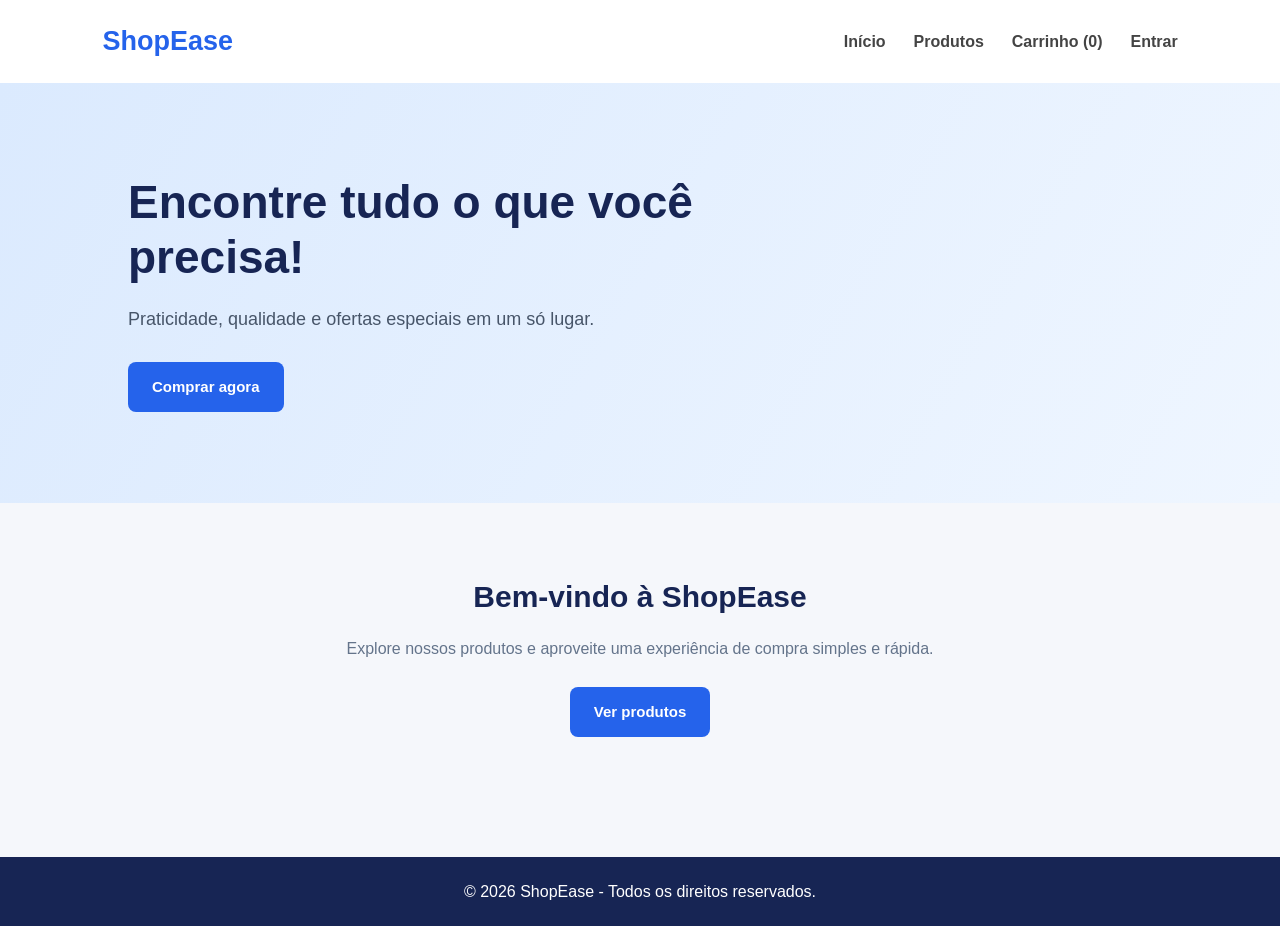
<file: index.html>
<!DOCTYPE html>
<html lang="pt-BR">
<head>
    <meta charset="UTF-8">
    <meta name="viewport" content="width=device-width, initial-scale=1.0">
    <title>ShopEase | Início</title>
    <link rel="stylesheet" href="css/style.css">
</head>
<body>

    <header>
        <nav class="navbar">
            <a href="index.html" class="logo">ShopEase</a>

            <div class="nav-links">
                <a href="index.html">Início</a>
                <a href="produtos.html">Produtos</a>
                <a href="carrinho.html">Carrinho</a>
                <a href="login.html">Entrar</a>
            </div>
        </nav>
    </header>

    <main>
        <section class="hero">
            <div class="hero-content">
                <h1>Encontre tudo o que você precisa!</h1>
                <p>Praticidade, qualidade e ofertas especiais em um só lugar.</p>
                <a href="produtos.html" class="btn">Comprar agora</a>
            </div>
        </section>

        <section class="destaques">
            <h2>Bem-vindo à ShopEase</h2>
            <p>Explore nossos produtos e aproveite uma experiência de compra simples e rápida.</p>
            <a href="produtos.html" class="btn">Ver produtos</a>
        </section>
    </main>

    <footer>
        <p>© 2026 ShopEase - Todos os direitos reservados.</p>
    </footer>

    <script src="js/main.js"></script>
</body>
</html>
</file>
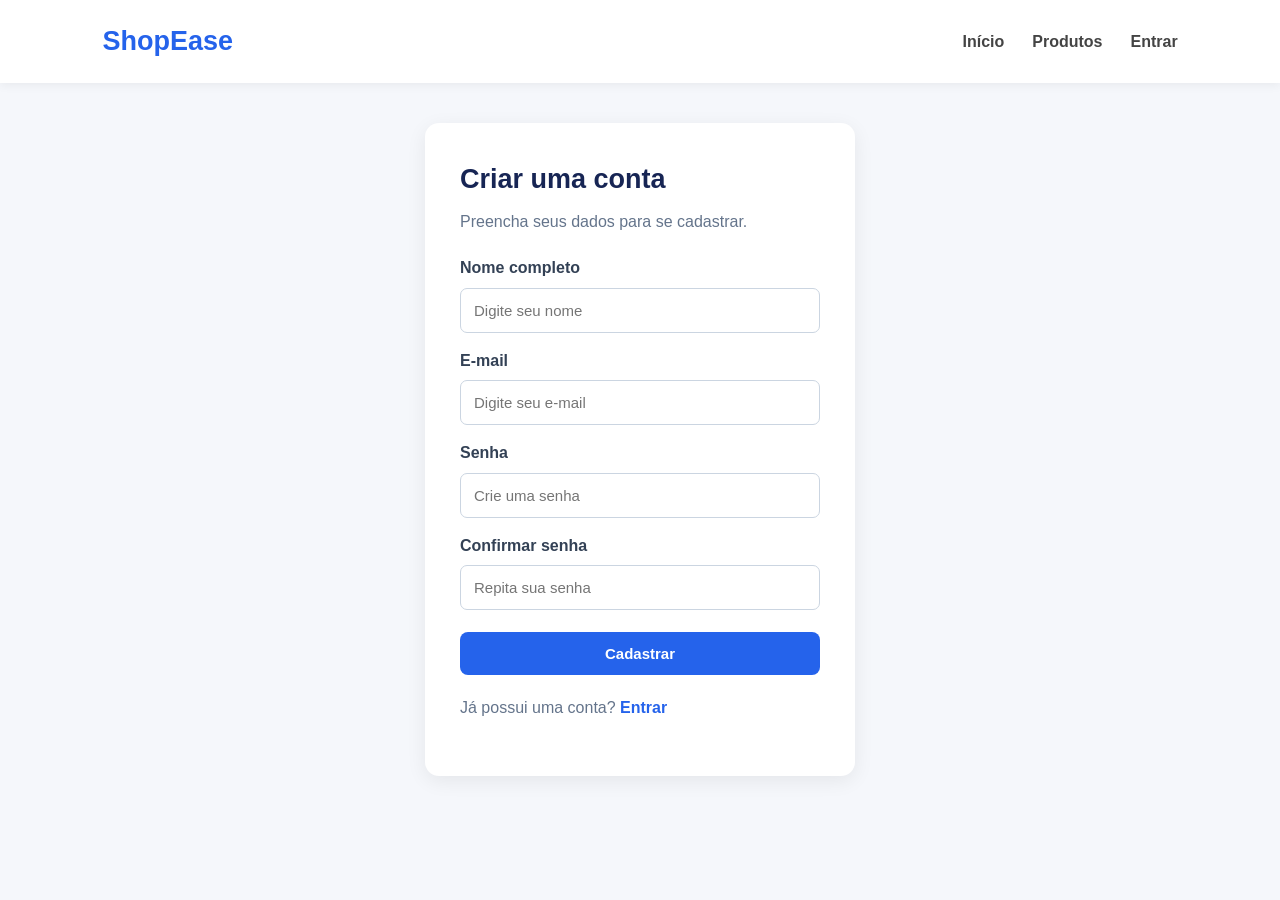
<file: cadastro.html>
<!DOCTYPE html>
<html lang="pt-BR">
<head>
    <meta charset="UTF-8">
    <meta name="viewport" content="width=device-width, initial-scale=1.0">
    <title>ShopEase | Cadastro</title>
    <link rel="stylesheet" href="css/style.css">
    <link rel="stylesheet" href="css/login.css">
</head>
<body>

    <header>
        <nav class="navbar">
            <a href="index.html" class="logo">ShopEase</a>
            <div class="nav-links">
                <a href="index.html">Início</a>
                <a href="produtos.html">Produtos</a>
                <a href="login.html">Entrar</a>
            </div>
        </nav>
    </header>

    <main class="form-container">
        <form id="formCadastro">
            <h1>Criar uma conta</h1>
            <p>Preencha seus dados para se cadastrar.</p>

            <label for="nome">Nome completo</label>
            <input type="text" id="nome" placeholder="Digite seu nome" required>

            <label for="email">E-mail</label>
            <input type="email" id="email" placeholder="Digite seu e-mail" required>

            <label for="senha">Senha</label>
            <input type="password" id="senha" placeholder="Crie uma senha" required>

            <label for="confirmarSenha">Confirmar senha</label>
            <input type="password" id="confirmarSenha" placeholder="Repita sua senha" required>

            <button type="submit" class="btn">Cadastrar</button>

            <p id="mensagemCadastro"></p>

            <p>Já possui uma conta?
                <a href="login.html">Entrar</a>
            </p>
        </form>
    </main>

    <script src="js/database.js"></script>
    <script src="js/auth.js"></script>
</body>
</html>
</file>
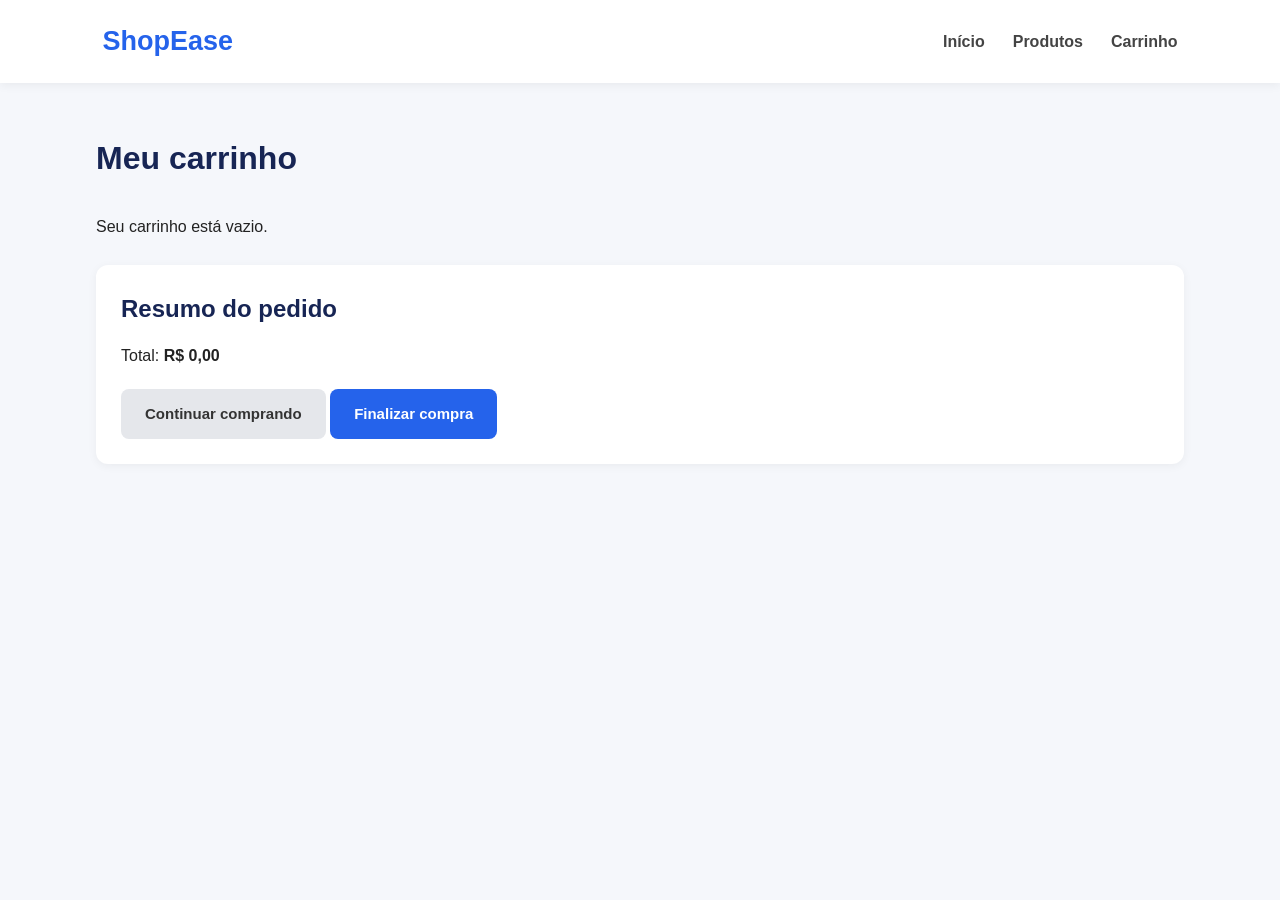
<file: carrinho.html>
<!DOCTYPE html>
<html lang="pt-BR">
<head>
    <meta charset="UTF-8">
    <meta name="viewport" content="width=device-width, initial-scale=1.0">
    <title>ShopEase | Carrinho</title>
    <link rel="stylesheet" href="css/style.css">
</head>
<body>

    <header>
        <nav class="navbar">
            <a href="index.html" class="logo">ShopEase</a>

            <div class="nav-links">
                <a href="index.html">Início</a>
                <a href="produtos.html">Produtos</a>
                <a href="carrinho.html">Carrinho</a>
            </div>
        </nav>
    </header>

    <main class="container">
        <h1>Meu carrinho</h1>

        <div id="itensCarrinho">
            <!-- Os itens serão inseridos pelo JavaScript -->
        </div>

        <div class="resumo-carrinho">
            <h2>Resumo do pedido</h2>
            <p>Total: <strong id="totalCarrinho">R$ 0,00</strong></p>

            <a href="produtos.html" class="btn btn-secundario">Continuar comprando</a>
            <a href="checkout.html" class="btn">Finalizar compra</a>
        </div>
    </main>

    <script src="js/database.js"></script>
    <script src="js/carrinho.js"></script>
</body>
</html>
</file>
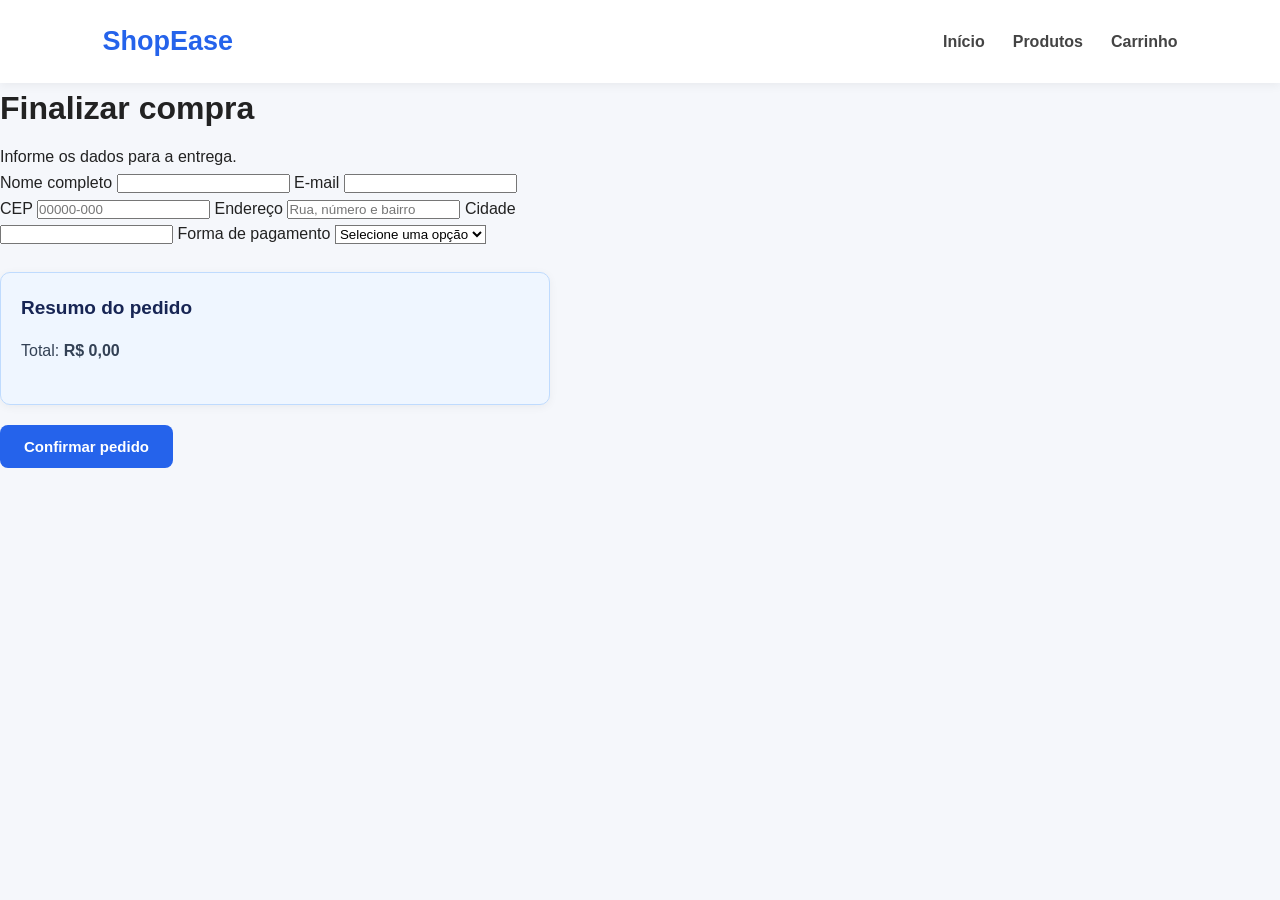
<file: checkout.html>
<!DOCTYPE html>
<html lang="pt-BR">
<head>
    <meta charset="UTF-8">
    <meta name="viewport" content="width=device-width, initial-scale=1.0">
    <title>ShopEase | Finalizar compra</title>
    <link rel="stylesheet" href="css/style.css">
    <link rel="stylesheet" href="css/checkout.css">
</head>
<body>

    <header>
        <nav class="navbar">
            <a href="index.html" class="logo">ShopEase</a>

            <div class="nav-links">
                <a href="index.html">Início</a>
                <a href="produtos.html">Produtos</a>
                <a href="carrinho.html">Carrinho</a>
            </div>
        </nav>
    </header>

    <main class="form-container">
        <form id="formCheckout">
            <h1>Finalizar compra</h1>
            <p>Informe os dados para a entrega.</p>

            <label for="nomeCliente">Nome completo</label>
            <input type="text" id="nomeCliente" required>

            <label for="emailCliente">E-mail</label>
            <input type="email" id="emailCliente" required>

            <label for="cep">CEP</label>
            <input type="text" id="cep" placeholder="00000-000" required>

            <label for="endereco">Endereço</label>
            <input type="text" id="endereco" placeholder="Rua, número e bairro" required>

            <label for="cidade">Cidade</label>
            <input type="text" id="cidade" required>

            <label for="pagamento">Forma de pagamento</label>
            <select id="pagamento" required>
                <option value="">Selecione uma opção</option>
                <option value="pix">PIX (simulado)</option>
                <option value="cartao">Cartão (simulado)</option>
                <option value="boleto">Boleto (simulado)</option>
            </select>

            <div class="resumo-compra">
                <h2>Resumo do pedido</h2>
                <p>Total: <strong id="totalCheckout">R$ 0,00</strong></p>
            </div>

            <button type="submit" class="btn">Confirmar pedido</button>

            <p id="mensagemCheckout"></p>
        </form>
    </main>

    <script src="js/database.js"></script>
    <script src="js/checkout.js"></script>
</body>
</html>
</file>
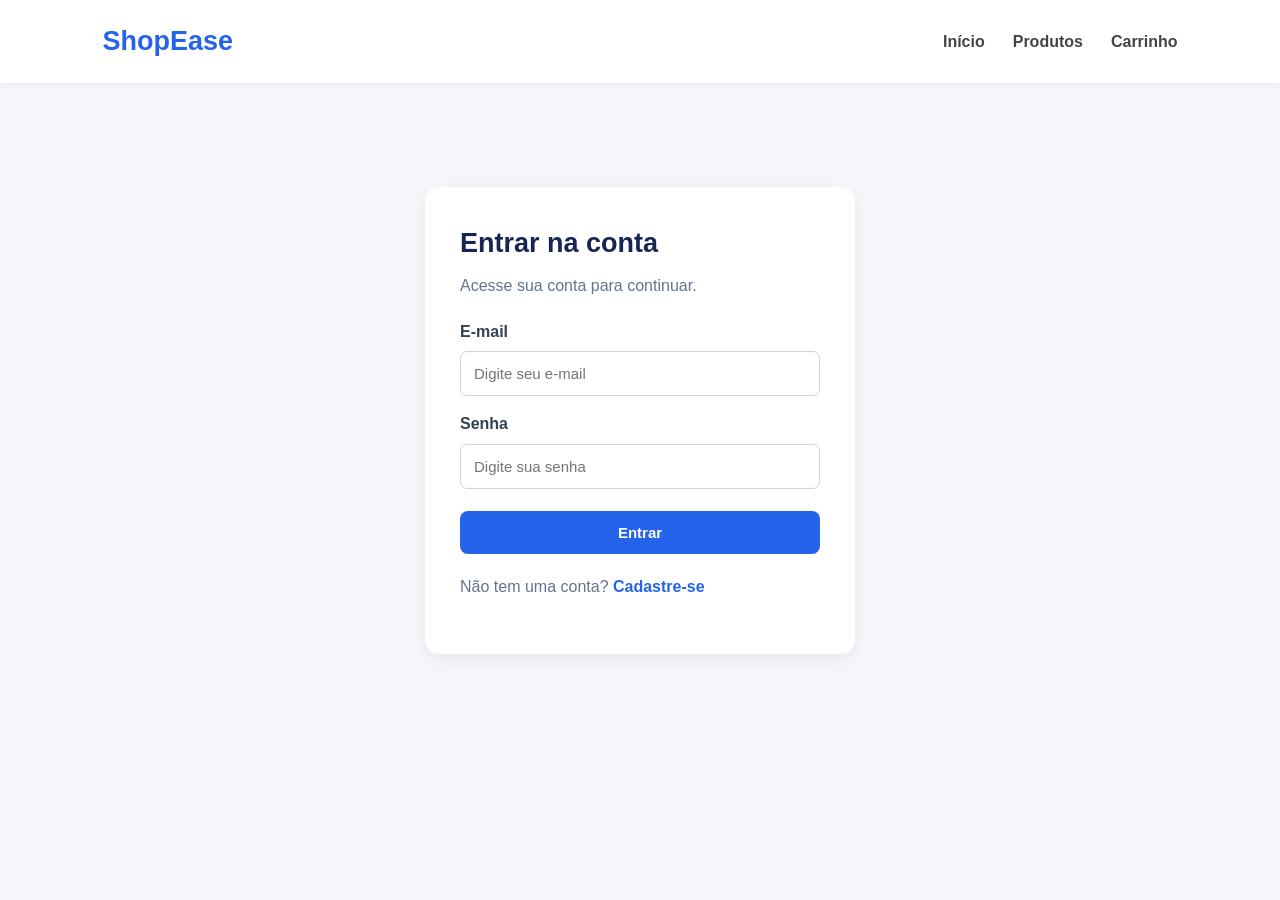
<file: login.html>
<!DOCTYPE html>
<html lang="pt-BR">
<head>
    <meta charset="UTF-8">
    <meta name="viewport" content="width=device-width, initial-scale=1.0">
    <title>ShopEase | Login</title>
    <link rel="stylesheet" href="css/style.css">
    <link rel="stylesheet" href="css/login.css">
</head>
<body>

    <header>
        <nav class="navbar">
            <a href="index.html" class="logo">ShopEase</a>
            <div class="nav-links">
                <a href="index.html">Início</a>
                <a href="produtos.html">Produtos</a>
                <a href="carrinho.html">Carrinho</a>
            </div>
        </nav>
    </header>

    <main class="form-container">
        <form id="formLogin">
            <h1>Entrar na conta</h1>
            <p>Acesse sua conta para continuar.</p>

            <label for="email">E-mail</label>
            <input type="email" id="email" placeholder="Digite seu e-mail" required>

            <label for="senha">Senha</label>
            <input type="password" id="senha" placeholder="Digite sua senha" required>

            <button type="submit" class="btn">Entrar</button>

            <p id="mensagemLogin"></p>

            <p>Não tem uma conta?
                <a href="cadastro.html">Cadastre-se</a>
            </p>
        </form>
    </main>

    <script src="js/database.js"></script>
    <script src="js/auth.js"></script>
</body>
</html>
</file>
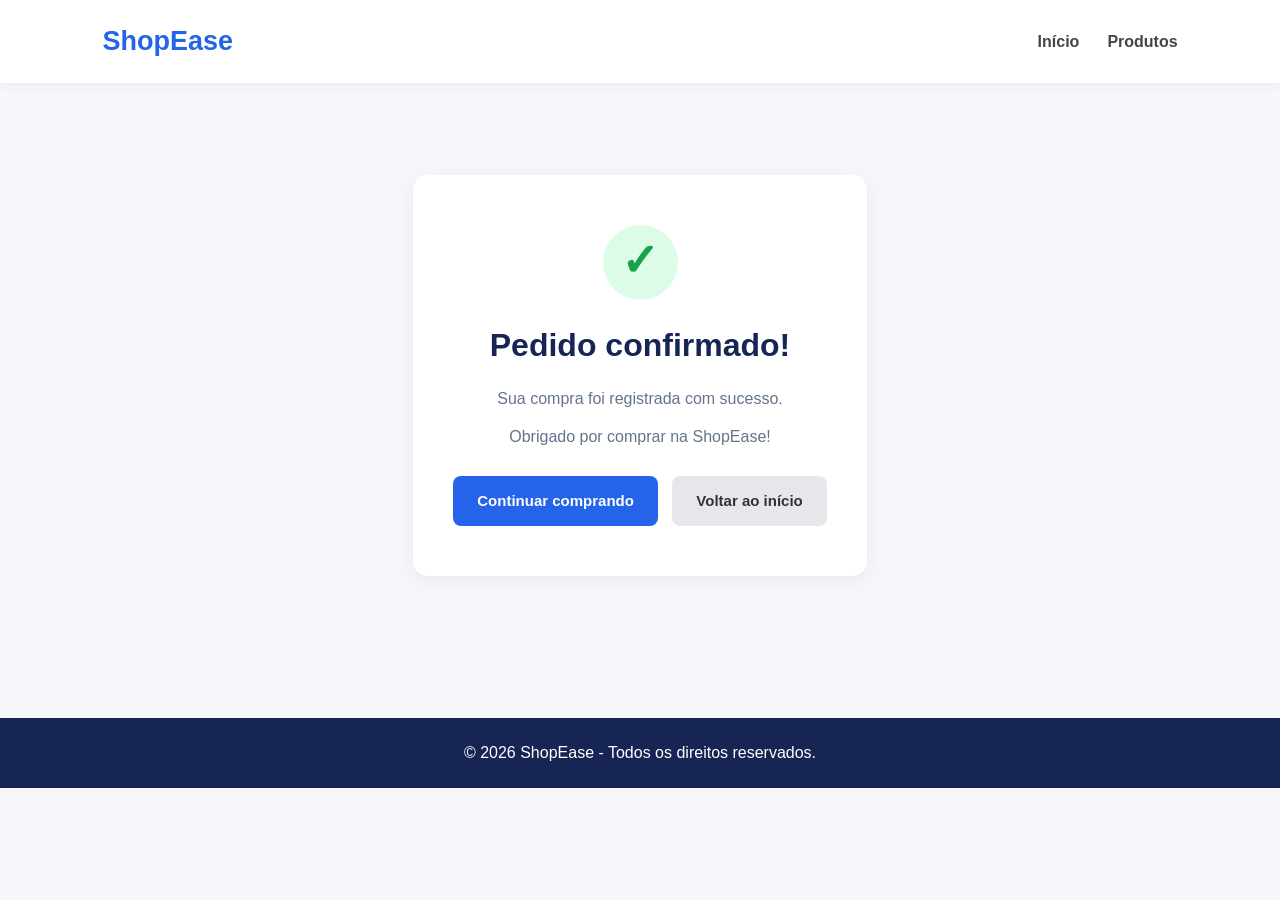
<file: pedido-confirmado.html>
<!DOCTYPE html>
<html lang="pt-BR">
<head>
    <meta charset="UTF-8">
    <meta name="viewport" content="width=device-width, initial-scale=1.0">
    <title>ShopEase | Pedido confirmado</title>
    <link rel="stylesheet" href="css/style.css">
</head>
<body>

    <header>
        <nav class="navbar">
            <a href="index.html" class="logo">ShopEase</a>

            <div class="nav-links">
                <a href="index.html">Início</a>
                <a href="produtos.html">Produtos</a>
            </div>
        </nav>
    </header>

    <main class="confirmacao">
        <div class="confirmacao-conteudo">
            <div class="icone-sucesso">✓</div>

            <h1>Pedido confirmado!</h1>

            <p>Sua compra foi registrada com sucesso.</p>
            <p>Obrigado por comprar na ShopEase!</p>

            <a href="produtos.html" class="btn">Continuar comprando</a>
            <a href="index.html" class="btn btn-secundario">Voltar ao início</a>
        </div>
    </main>

    <footer>
        <p>© 2026 ShopEase - Todos os direitos reservados.</p>
    </footer>

</body>
</html>
</file>
<file: css/style.css>
* {
    margin: 0;
    padding: 0;
    box-sizing: border-box;
}

body {
    font-family: Arial, Helvetica, sans-serif;
    background-color: #f5f7fb;
    color: #222;
    line-height: 1.6;
}

a {
    text-decoration: none;
    color: inherit;
}

.navbar {
    background-color: #ffffff;
    display: flex;
    justify-content: space-between;
    align-items: center;
    padding: 20px 8%;
    box-shadow: 0 2px 10px rgba(0, 0, 0, 0.06);
}

.logo {
    font-size: 27px;
    font-weight: bold;
    color: #2563eb;
}

.nav-links {
    display: flex;
    gap: 28px;
}

.nav-links a {
    color: #444;
    font-weight: 600;
    transition: 0.3s;
}

.nav-links a:hover {
    color: #2563eb;
}

.hero {
    min-height: 420px;
    display: flex;
    align-items: center;
    padding: 60px 10%;
    background: linear-gradient(120deg, #dbeafe, #eff6ff);
}

.hero-content {
    max-width: 600px;
}

.hero h1 {
    font-size: 46px;
    color: #172554;
    line-height: 1.2;
    margin-bottom: 20px;
}

.hero p {
    font-size: 18px;
    color: #475569;
    margin-bottom: 28px;
}

.btn {
    display: inline-block;
    background-color: #2563eb;
    color: white;
    padding: 13px 24px;
    border: none;
    border-radius: 8px;
    font-size: 15px;
    font-weight: bold;
    cursor: pointer;
    transition: 0.3s;
    text-align: center;
}

.btn:hover {
    background-color: #1d4ed8;
    transform: translateY(-2px);
}

.btn-secundario {
    background-color: #e5e7eb;
    color: #333;
}

.btn-secundario:hover {
    background-color: #d1d5db;
}

.destaques {
    text-align: center;
    padding: 70px 20px;
}

.destaques h2 {
    font-size: 30px;
    color: #172554;
    margin-bottom: 15px;
}

.destaques p {
    color: #64748b;
    margin-bottom: 25px;
}

.container {
    width: 85%;
    max-width: 1200px;
    margin: 50px auto;
}

.container h1 {
    font-size: 32px;
    color: #172554;
    margin-bottom: 10px;
}

.pagina-produtos {
    text-align: center;
}

#campoPesquisa {
    width: 100%;
    max-width: 500px;
    padding: 15px;
    margin: 30px 0;
    border: 1px solid #d1d5db;
    border-radius: 8px;
    font-size: 15px;
    outline: none;
}

#campoPesquisa:focus {
    border-color: #2563eb;
}

.produtos-grid {
    display: grid;
    grid-template-columns: repeat(auto-fit, minmax(220px, 1fr));
    gap: 25px;
    margin-top: 20px;
}

.produto-card {
    background-color: white;
    border-radius: 12px;
    padding: 20px;
    box-shadow: 0 3px 12px rgba(0, 0, 0, 0.06);
    text-align: center;
    transition: 0.3s;
}

.produto-card:hover {
    transform: translateY(-5px);
    box-shadow: 0 8px 20px rgba(0, 0, 0, 0.1);
}

.produto-card img {
    width: 100%;
    height: 180px;
    object-fit: contain;
    margin-bottom: 15px;
}

.produto-card h3 {
    color: #172554;
    margin-bottom: 8px;
}

.produto-card p {
    color: #64748b;
    margin-bottom: 12px;
}

.produto-card .preco {
    font-size: 20px;
    font-weight: bold;
    color: #2563eb;
    margin-bottom: 15px;
}

.produto-card button {
    width: 100%;
}

#itensCarrinho {
    margin-top: 30px;
}

.item-carrinho {
    background-color: white;
    padding: 20px;
    border-radius: 10px;
    margin-bottom: 15px;
    display: flex;
    justify-content: space-between;
    align-items: center;
    gap: 15px;
    box-shadow: 0 2px 8px rgba(0, 0, 0, 0.05);
}

.item-carrinho button {
    padding: 8px 12px;
    border: none;
    border-radius: 6px;
    background-color: #fee2e2;
    color: #dc2626;
    cursor: pointer;
}

.resumo-carrinho,
.resumo-compra {
    background-color: white;
    padding: 25px;
    border-radius: 12px;
    margin-top: 25px;
    box-shadow: 0 2px 10px rgba(0, 0, 0, 0.05);
}

.resumo-carrinho h2,
.resumo-compra h2 {
    color: #172554;
    margin-bottom: 15px;
}

.resumo-carrinho p,
.resumo-compra p {
    margin-bottom: 20px;
}

.confirmacao {
    min-height: 65vh;
    display: flex;
    align-items: center;
    justify-content: center;
    padding: 30px;
}

.confirmacao-conteudo {
    background-color: white;
    text-align: center;
    padding: 50px 35px;
    border-radius: 15px;
    box-shadow: 0 5px 20px rgba(0, 0, 0, 0.06);
    max-width: 550px;
}

.icone-sucesso {
    width: 75px;
    height: 75px;
    border-radius: 50%;
    background-color: #dcfce7;
    color: #16a34a;
    font-size: 45px;
    font-weight: bold;
    margin: 0 auto 20px;
}

.confirmacao h1 {
    color: #172554;
    margin-bottom: 15px;
}

.confirmacao p {
    color: #64748b;
    margin-bottom: 12px;
}

.confirmacao .btn {
    margin: 15px 5px 0;
}

footer {
    background-color: #172554;
    color: white;
    text-align: center;
    padding: 22px;
    margin-top: 50px;
}

@media (max-width: 700px) {
    .navbar {
        flex-direction: column;
        gap: 15px;
        padding: 18px;
    }

    .nav-links {
        flex-wrap: wrap;
        justify-content: center;
        gap: 15px;
    }

    .hero {
        padding: 50px 7%;
        text-align: center;
    }

    .hero h1 {
        font-size: 32px;
    }

    .container {
        width: 90%;
    }

    .item-carrinho {
        flex-direction: column;
        align-items: flex-start;
    }
}
</file>
<file: css/login.css>
.form-container {
    min-height: 75vh;
    display: flex;
    justify-content: center;
    align-items: center;
    padding: 40px 20px;
}

.form-container form {
    background-color: #ffffff;
    width: 100%;
    max-width: 430px;
    padding: 35px;
    border-radius: 14px;
    box-shadow: 0 5px 20px rgba(0, 0, 0, 0.07);
}

.form-container h1 {
    color: #172554;
    font-size: 27px;
    margin-bottom: 8px;
}

.form-container form > p {
    color: #64748b;
    margin-bottom: 20px;
}

.form-container label {
    display: block;
    font-weight: bold;
    margin: 15px 0 7px;
    color: #334155;
}

.form-container input,
.form-container select {
    width: 100%;
    padding: 13px;
    border: 1px solid #cbd5e1;
    border-radius: 7px;
    font-size: 15px;
    outline: none;
}

.form-container input:focus,
.form-container select:focus {
    border-color: #2563eb;
}

.form-container button {
    width: 100%;
    margin-top: 22px;
}

.form-container a {
    color: #2563eb;
    font-weight: bold;
}

#mensagemLogin,
#mensagemCadastro,
#mensagemCheckout {
    margin-top: 15px;
    font-weight: bold;
    font-size: 14px;
}
</file>
<file: css/checkout.css>
.form-container form {
    max-width: 550px;
}

.form-container form h1 {
    margin-bottom: 10px;
}

.form-container form label {
    margin-top: 18px;
}

.form-container select {
    background-color: white;
    cursor: pointer;
}

.resumo-compra {
    margin-top: 25px;
    padding: 20px;
    background-color: #eff6ff;
    border: 1px solid #bfdbfe;
    border-radius: 10px;
}

.resumo-compra h2 {
    color: #172554;
    font-size: 19px;
}

.resumo-compra p {
    color: #334155;
    font-size: 16px;
}

.form-container form button {
    margin-top: 20px;
}
</file>
